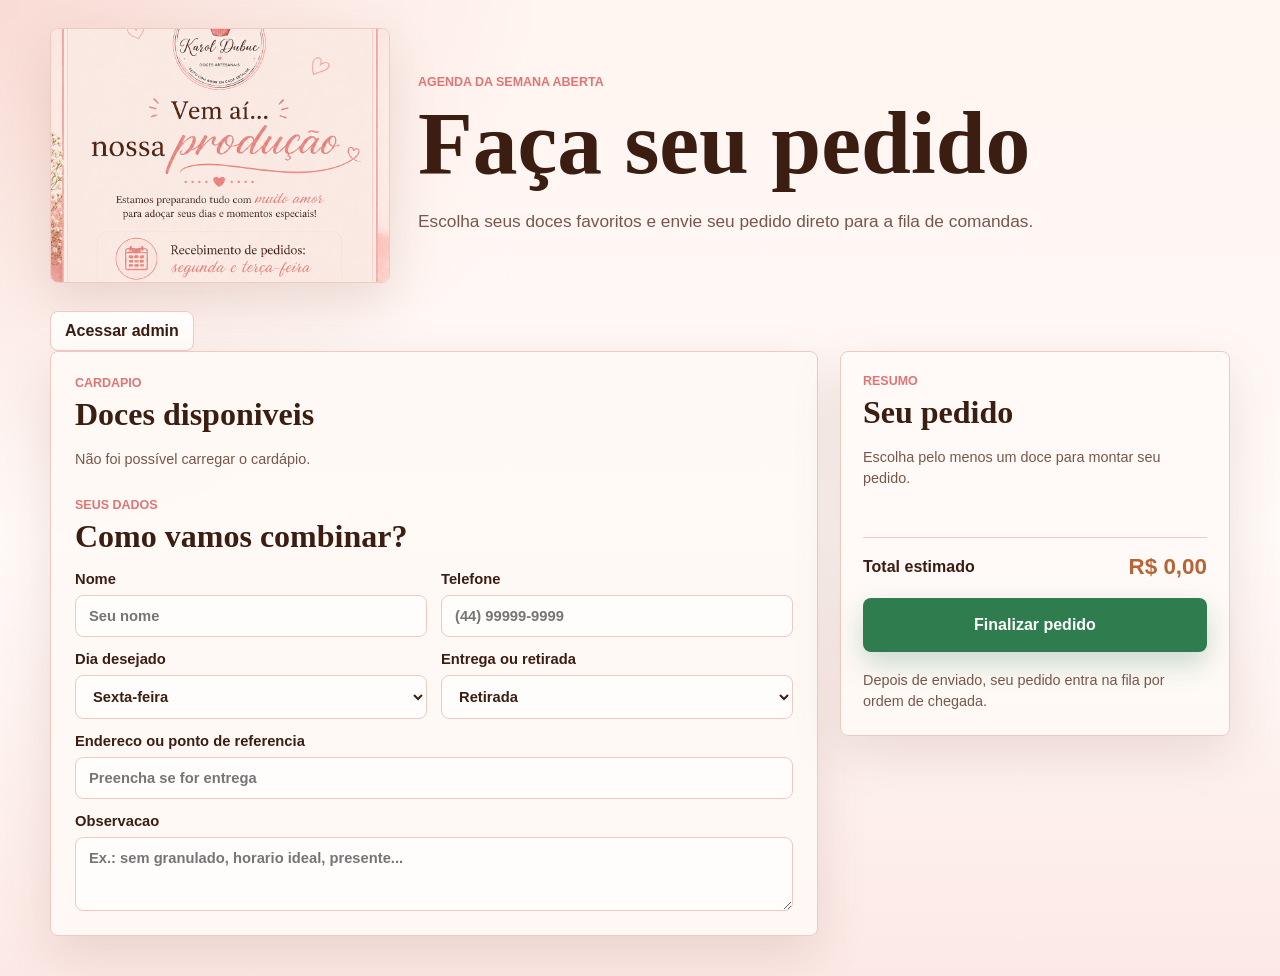
<file: index.html>
<!doctype html>
<html lang="pt-BR">
  <head>
    <meta charset="utf-8" />
    <meta name="viewport" content="width=device-width, initial-scale=1" />
    <meta name="description" content="Monte seu pedido de doces artesanais Karol Dubuc e envie sua comanda online." />
    <title>Karol Dubuc | Pedidos</title>
    <link rel="stylesheet" href="styles.css" />
  </head>
  <body>
    <!-- Botão para acessar a área administrativa -->

    <main class="page-shell">
      <section class="intro" aria-labelledby="page-title">
        <div class="brand-mark">
          <img src="assets/post-agenda.png" alt="Karol Dubuc Doces Artesanais" />
        </div>

        <div class="intro-copy">
          <p class="eyebrow">Agenda da semana aberta</p>
          <h1 id="page-title">Faça seu pedido</h1>
          <p>
            Escolha seus doces favoritos e envie seu pedido direto para a fila de comandas.

          </p>
        </div>
      </section>
<a class="back-link" href="admin.html">Acessar admin</a>
      <section class="order-layout" aria-label="Coleta de pedidos">
        <form class="menu-panel" id="order-form">
          <div class="section-heading">
            <p class="eyebrow">Cardapio</p>
            <h2>Doces disponiveis</h2>
          </div>

          <div class="product-grid" id="product-grid"></div>

          <div class="section-heading details-heading">
            <p class="eyebrow">Seus dados</p>
            <h2>Como vamos combinar?</h2>
          </div>

          <div class="form-grid">
            <label>
              Nome
              <input id="customer-name" name="customer-name" type="text" autocomplete="name" placeholder="Seu nome" required />
            </label>

            <label>
              Telefone
              <input id="customer-phone" name="customer-phone" type="tel" autocomplete="tel" placeholder="(44) 99999-9999" required />
            </label>

            <label>
              Dia desejado
              <select id="order-day" name="order-day" required>
                <option value="Sexta-feira">Sexta-feira</option>
                <option value="Sabado">Sabado</option>
                <option value="Domingo">Domingo</option>
              </select>
            </label>

            <label>
              Entrega ou retirada
              <select id="delivery-method" name="delivery-method" required>
                <option value="Retirada">Retirada</option>
                <option value="Entrega">Entrega</option>
              </select>
            </label>

            <label class="full-width">
              Endereco ou ponto de referencia
              <input id="address" name="address" type="text" placeholder="Preencha se for entrega" />
            </label>

            <label class="full-width">
              Observacao
              <textarea id="notes" name="notes" rows="3" placeholder="Ex.: sem granulado, horario ideal, presente..."></textarea>
            </label>
          </div>
        </form>

        <aside class="summary-panel" aria-label="Resumo do pedido">
          <div>
            <p class="eyebrow">Resumo</p>
            <h2>Seu pedido</h2>
          </div>

          <div class="summary-list" id="summary-list">
            <p class="empty">Escolha pelo menos um doce para montar seu pedido.</p>
          </div>

          <div class="summary-total">
            <span>Total estimado</span>
            <strong id="summary-total">R$ 0,00</strong>
          </div>

          <button class="whatsapp-button" id="send-order" type="button">
            Finalizar pedido
          </button>

          <p class="fine-print">
            Depois de enviado, seu pedido entra na fila por ordem de chegada.
          </p>
        </aside>
      </section>
    </main>

    <script type="module" src="script.js"></script>
  </body>
</html>
</file>
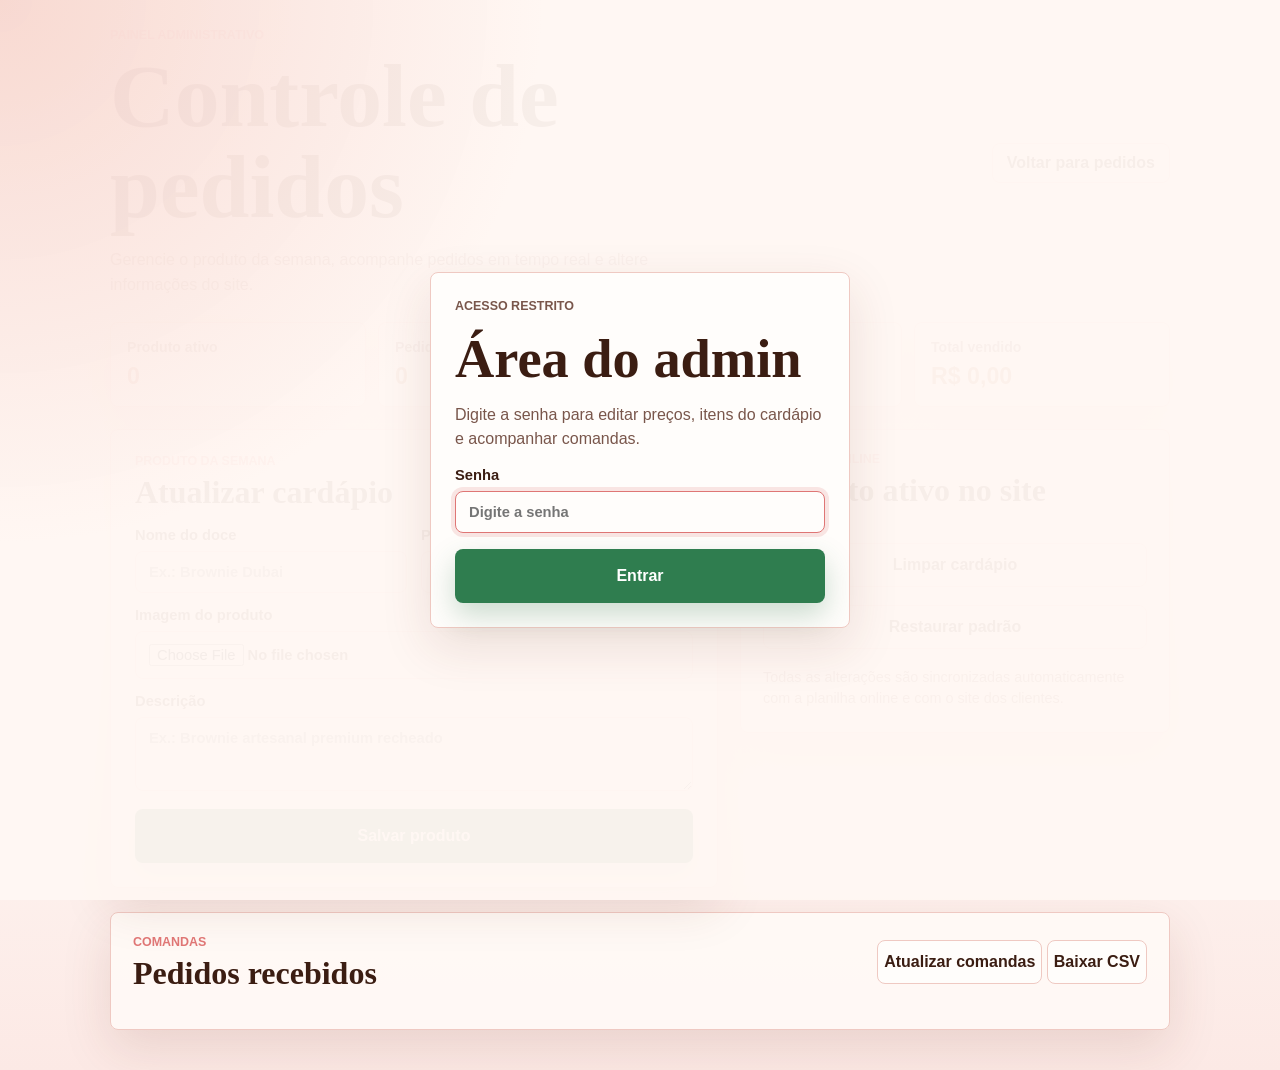
<file: admin.html>
<!doctype html>
<html lang="pt-BR">
  <head>
    <meta charset="utf-8" />

    <meta
      name="viewport"
      content="width=device-width, initial-scale=1"
    />

    <meta
      name="robots"
      content="noindex, nofollow"
    />

    <title>
      Karol Dubuc | Admin
    </title>

    <link
      rel="stylesheet"
      href="styles.css"
    />
  </head>

  <body>

    <section
      class="admin-lock"
      id="admin-lock"
      aria-label="Acesso restrito"
    >

      <form
        class="lock-card"
        id="lock-form"
      >

        <p class="eyebrow">
          Acesso restrito
        </p>

        <h1>
          Área do admin
        </h1>

        <p>
          Digite a senha para editar
          preços, itens do cardápio e
          acompanhar comandas.
        </p>

        <label>

          Senha

          <input
            id="admin-password"
            type="password"
            autocomplete="current-password"
            placeholder="Digite a senha"
            required
          />

        </label>

        <button
          class="whatsapp-button"
          type="submit"
        >
          Entrar
        </button>

        <p
          class="lock-error"
          id="lock-error"
          hidden
        >
          Senha incorreta.
        </p>

      </form>

    </section>

    <main class="page-shell admin-page">

      <section class="admin-hero">

        <div>

          <p class="eyebrow">
            Painel administrativo
          </p>

          <h1>
            Controle de pedidos
          </h1>

          <p>
            Gerencie o produto da semana,
            acompanhe pedidos em tempo real
            e altere informações do site.
          </p>

        </div>

        <a
          class="back-link"
          href="index.html"
        >
          Voltar para pedidos
        </a>

      </section>

      <section
        class="admin-stats"
        aria-label="Resumo administrativo"
      >

        <article>
          <span>
            Produto ativo
          </span>

          <strong id="stat-products">
            0
          </strong>
        </article>

        <article>
          <span>
            Pedidos recebidos
          </span>

          <strong id="stat-orders">
            0
          </strong>
        </article>

        <article>
          <span>
            Pendentes
          </span>

          <strong id="stat-pending">
            0
          </strong>
        </article>

        <article>
          <span>
            Total vendido
          </span>

          <strong id="stat-revenue">
            R$ 0,00
          </strong>
        </article>

      </section>

      <section
        class="admin-layout"
        aria-label="Administracao do cardapio"
      >

        <form
          class="menu-panel admin-form"
          id="admin-form"
        >

          <div class="section-heading">

            <p
              class="eyebrow"
              id="product-form-mode"
            >
              Produto da semana
            </p>

            <h2 id="product-form-title">
              Atualizar cardápio
            </h2>

          </div>

          <input
            id="editing-product-id"
            type="hidden"
          />

          <div class="form-grid">

            <label>

              Nome do doce

              <input
                id="admin-name"
                type="text"
                placeholder="Ex.: Brownie Dubai"
                required
              />

            </label>

            <label>

              Preço

              <input
                id="admin-price"
                type="number"
                min="0"
                step="0.01"
                placeholder="Ex.: 16.50"
                required
              />

            </label>

            <label class="full-width">

              Imagem do produto

              <input
                id="admin-image"
                type="file"
                accept="image/*"
              />

            </label>

            <label class="full-width">

              Descrição

              <textarea
                id="admin-description"
                rows="3"
                placeholder="Ex.: Brownie artesanal premium recheado"
                required
              ></textarea>

            </label>

          </div>

          <div class="form-actions">

            <button
              class="whatsapp-button admin-submit"
              id="product-submit"
              type="submit"
            >
              Salvar produto
            </button>

            <button
              class="secondary-button"
              id="cancel-edit"
              type="button"
              hidden
            >
              Cancelar edição
            </button>

          </div>

        </form>

        <section class="summary-panel admin-list-panel">

          <div>

            <p class="eyebrow">
              Cardápio online
            </p>

            <h2>
              Produto ativo no site
            </h2>

          </div>

          <p
            class="save-status"
            id="save-status"
            role="status"
            hidden
          ></p>

          <div
            class="admin-list"
            id="admin-list"
          ></div>

          <button
            class="secondary-button"
            id="clear-menu"
            type="button"
          >
            Limpar cardápio
          </button>

          <button
            class="secondary-button"
            id="reset-menu"
            type="button"
          >
            Restaurar padrão
          </button>

          <p class="fine-print">
            Todas as alterações são
            sincronizadas automaticamente
            com a planilha online e com o
            site dos clientes.
          </p>

        </section>

      </section>

      <section
        class="orders-panel"
        aria-label="Comandas recebidas"
      >

        <div class="orders-heading">

          <div>

            <p class="eyebrow">
              Comandas
            </p>

            <h2>
              Pedidos recebidos
            </h2>

          </div>

          <div class="orders-buttons">

            <button
              class="secondary-button"
              id="refresh-orders"
              type="button"
            >
              Atualizar comandas
            </button>

            <button
              class="secondary-button"
              id="export-orders"
              type="button"
            >
              Baixar CSV
            </button>

          </div>

        </div>

        <div
          class="orders-list"
          id="orders-list"
        ></div>

      </section>

    </main>

    <script>
      (function () {

        const adminPassword =
          "Deus.Deus@26";

        const adminSessionKey =
          "karolDubucAdminUnlocked";

        const lock =
          document.getElementById(
            "admin-lock"
          );

        const form =
          document.getElementById(
            "lock-form"
          );

        const input =
          document.getElementById(
            "admin-password"
          );

        const error =
          document.getElementById(
            "lock-error"
          );

        function updateLockState() {

          const unlocked =
            sessionStorage.getItem(
              adminSessionKey
            ) === "true";

          lock.hidden = unlocked;

          document.body.classList.toggle(
            "is-locked",
            !unlocked
          );
        }

        form.addEventListener(
          "submit",
          function (event) {

            event.preventDefault();

            if (
              input.value.trim() ===
              adminPassword
            ) {

              sessionStorage.setItem(
                adminSessionKey,
                "true"
              );

              error.hidden = true;

              updateLockState();

              return;
            }

            error.hidden = false;

            input.select();
          }
        );

        updateLockState();

      })();
    </script>

    <script
      type="module"
      src="admin.js"
    ></script>

  </body>
</html>
</file>
<file: styles.css>
:root {
  --bg: #fff7f3;
  --panel: #fffaf7;
  --ink: #3b1d12;
  --muted: #79564b;
  --rose: #df7675;
  --rose-soft: #f5c8c3;
  --caramel: #b76536;
  --cream: #fffdfb;
  --line: #efc9c2;
  --shadow: 0 18px 50px rgba(105, 48, 34, 0.13);
  color-scheme: light;
}

* {
  box-sizing: border-box;
}

body {
  margin: 0;
  min-height: 100vh;
  background:
    radial-gradient(circle at top left, rgba(240, 184, 174, 0.42), transparent 34rem),
    linear-gradient(180deg, #fff5f1 0%, #fffaf7 55%, #fce9e5 100%);
  color: var(--ink);
  font-family: Arial, Helvetica, sans-serif;
}

body.is-locked {
  overflow: hidden;
}

button,
input,
select,
textarea {
  font: inherit;
}

.page-shell {
  width: min(1180px, calc(100% - 32px));
  margin: 0 auto;
  padding: 28px 0 40px;
}

.intro {
  display: grid;
  grid-template-columns: minmax(220px, 340px) 1fr;
  gap: 28px;
  align-items: center;
  margin-bottom: 28px;
}

.brand-mark {
  aspect-ratio: 4 / 3;
  overflow: hidden;
  border: 1px solid var(--line);
  border-radius: 8px;
  background: var(--cream);
  box-shadow: var(--shadow);
}

.brand-mark img {
  width: 100%;
  height: 100%;
  object-fit: cover;
  object-position: center 22%;
  display: block;
}

.intro-copy {
  padding: 12px 0;
}

.eyebrow {
  margin: 0 0 8px;
  color: var(--rose);
  font-size: 0.78rem;
  font-weight: 700;
  letter-spacing: 0;
  text-transform: uppercase;
}

h1,
h2 {
  margin: 0;
  font-family: Georgia, "Times New Roman", serif;
  line-height: 1.02;
}

h1 {
  max-width: 720px;
  font-size: clamp(2.6rem, 7vw, 6rem);
}

h2 {
  font-size: clamp(1.5rem, 3vw, 2rem);
}

.intro-copy p:last-child {
  max-width: 720px;
  margin: 18px 0 0;
  color: var(--muted);
  font-size: 1.08rem;
  line-height: 1.7;
}

.order-layout {
  display: grid;
  grid-template-columns: 1fr minmax(320px, 390px);
  gap: 22px;
  align-items: start;
}

.menu-panel,
.summary-panel {
  border: 1px solid var(--line);
  border-radius: 8px;
  background: rgba(255, 250, 247, 0.92);
  box-shadow: var(--shadow);
}

.menu-panel {
  padding: 24px;
}

.summary-panel {
  position: sticky;
  top: 20px;
  display: grid;
  gap: 18px;
  padding: 22px;
}

.section-heading {
  margin-bottom: 18px;
}

.heading-row,
.admin-hero {
  display: flex;
  align-items: center;
  justify-content: space-between;
  gap: 16px;
}

.admin-link,
.back-link,
.secondary-button {
  border: 1px solid var(--line);
  border-radius: 8px;
  background: var(--cream);
  color: var(--ink);
  font-weight: 800;
  text-decoration: none;
}

.admin-link,
.back-link {
  display: inline-flex;
  min-height: 40px;
  align-items: center;
  padding: 0 14px;
}

.product-grid {
  display: grid;
  grid-template-columns: repeat(2, minmax(0, 1fr));
  gap: 14px;
}

.product-card {
  display: grid;
  grid-template-columns: 1fr auto;
  gap: 16px;
  min-height: 152px;
  padding: 16px;
  border: 1px solid #f0d0c9;
  border-radius: 8px;
  background: var(--cream);
}

.product-card h3 {
  margin: 0 0 8px;
  font-size: 1.05rem;
}

.product-card p {
  margin: 0;
  color: var(--muted);
  font-size: 0.92rem;
  line-height: 1.45;
}

.product-image {
  width: 100%;
  height: 180px;
  object-fit: cover;
  border-radius: 8px;
  margin-bottom: 12px;
}

.price {
  display: inline-block;
  margin-top: 12px;
  color: var(--caramel);
  font-weight: 800;
}

.quantity {
  display: grid;
  grid-template-columns: 40px 44px 40px;
  align-self: end;
  align-items: center;
  height: 40px;
  overflow: hidden;
  border: 1px solid var(--rose-soft);
  border-radius: 999px;
  background: #fff5f1;
}

.quantity button {
  width: 40px;
  height: 40px;
  border: 0;
  background: transparent;
  color: var(--rose);
  cursor: pointer;
  font-size: 1.2rem;
  font-weight: 800;
}

.quantity span {
  text-align: center;
  font-weight: 800;
}

.details-heading {
  margin-top: 28px;
}

.form-grid {
  display: grid;
  grid-template-columns: repeat(2, minmax(0, 1fr));
  gap: 14px;
}

label {
  display: grid;
  gap: 8px;
  color: var(--ink);
  font-size: 0.92rem;
  font-weight: 700;
}

.full-width {
  grid-column: 1 / -1;
}

input,
select,
textarea {
  width: 100%;
  border: 1px solid var(--line);
  border-radius: 8px;
  background: var(--cream);
  color: var(--ink);
  padding: 12px 13px;
  outline: none;
}

textarea {
  resize: vertical;
}

input:focus,
select:focus,
textarea:focus {
  border-color: var(--rose);
  box-shadow: 0 0 0 4px rgba(223, 118, 117, 0.18);
}

.summary-list {
  display: grid;
  gap: 10px;
  min-height: 72px;
}

.empty,
.fine-print {
  margin: 0;
  color: var(--muted);
  font-size: 0.9rem;
  line-height: 1.5;
}

.save-status {
  margin: 0;
  border: 1px solid #b7dfc8;
  border-radius: 8px;
  background: #ecfdf3;
  color: #21603d;
  padding: 10px 12px;
  font-size: 0.9rem;
  font-weight: 800;
  line-height: 1.4;
}

.save-status[data-type="warning"] {
  border-color: #f2d08c;
  background: #fff8e6;
  color: #805a10;
}

.summary-item {
  display: flex;
  justify-content: space-between;
  gap: 12px;
  border-bottom: 1px dashed var(--line);
  padding-bottom: 10px;
  color: var(--muted);
}

.summary-item strong {
  color: var(--ink);
}

.delivery-fee {
  border-bottom: 0;
  padding-bottom: 0;
}

.summary-total {
  display: flex;
  align-items: center;
  justify-content: space-between;
  border-top: 1px solid var(--line);
  padding-top: 16px;
  font-weight: 800;
}

.summary-total strong {
  color: var(--caramel);
  font-size: 1.4rem;
}

.whatsapp-button {
  min-height: 54px;
  border: 0;
  border-radius: 8px;
  background: #2f7d4f;
  color: white;
  cursor: pointer;
  font-weight: 800;
  box-shadow: 0 12px 28px rgba(47, 125, 79, 0.25);
}

.whatsapp-button:focus-visible {
  outline: 4px solid rgba(47, 125, 79, 0.24);
  outline-offset: 3px;
}

.admin-page {
  max-width: 1060px;
}

.admin-hero {
  margin-bottom: 24px;
}

.admin-hero p:last-child {
  max-width: 620px;
  margin: 14px 0 0;
  color: var(--muted);
  line-height: 1.6;
}

.admin-stats {
  display: grid;
  grid-template-columns: repeat(4, minmax(0, 1fr));
  gap: 12px;
  margin-bottom: 22px;
}

.admin-stats article {
  display: grid;
  gap: 8px;
  border: 1px solid var(--line);
  border-radius: 8px;
  background: var(--cream);
  box-shadow: var(--shadow);
  padding: 16px;
}

.admin-stats span {
  color: var(--muted);
  font-size: 0.88rem;
  font-weight: 700;
}

.admin-stats strong {
  color: var(--caramel);
  font-size: 1.45rem;
}

.admin-layout {
  display: grid;
  grid-template-columns: minmax(0, 1fr) minmax(340px, 430px);
  gap: 22px;
  align-items: start;
}

.form-actions {
  display: grid;
  grid-template-columns: 1fr;
  gap: 10px;
  margin-top: 18px;
}

.admin-submit {
  width: 100%;
}

.admin-list {
  display: grid;
  gap: 12px;
}

.admin-item {
  display: flex;
  gap: 10px;
  border: 1px solid var(--line);
  border-radius: 8px;
  background: var(--cream);
  padding: 12px;
}

.admin-product-image,
.admin-product-placeholder {
  width: 80px;
  height: 80px;
  flex: 0 0 80px;
  border-radius: 8px;
}

.admin-product-image {
  object-fit: cover;
}

.admin-product-placeholder {
  display: grid;
  place-items: center;
  background: #f3e8e4;
  color: var(--muted);
  font-size: 0.74rem;
}

.admin-item-body {
  flex: 1;
}

.admin-item-header {
  display: flex;
  align-items: center;
  justify-content: space-between;
  gap: 12px;
}

.admin-item h3 {
  margin: 0;
  font-size: 1rem;
}

.admin-item p {
  margin: 0;
  color: var(--muted);
  font-size: 0.9rem;
  line-height: 1.45;
}

.admin-actions {
  display: grid;
  grid-template-columns: 1fr 1fr;
  gap: 8px;
}

.small-button,
.danger-button {
  min-height: 38px;
  border: 1px solid var(--line);
  border-radius: 8px;
  cursor: pointer;
  font-weight: 800;
}

.small-button {
  background: #fff5f1;
  color: var(--ink);
}

.danger-button {
  background: #8d2d2d;
  color: white;
  border-color: #8d2d2d;
}

.secondary-button {
  min-height: 44px;
  cursor: pointer;
}

.admin-lock {
  position: fixed;
  inset: 0;
  z-index: 10;
  display: grid;
  place-items: center;
  padding: 18px;
  background:
    radial-gradient(circle at top left, rgba(240, 184, 174, 0.48), transparent 34rem),
    rgba(255, 247, 243, 0.96);
}

.admin-lock[hidden] {
  display: none;
}

.lock-card {
  display: grid;
  gap: 16px;
  width: min(100%, 420px);
  border: 1px solid var(--line);
  border-radius: 8px;
  background: var(--cream);
  box-shadow: var(--shadow);
  padding: 24px;
}

.lock-card h1 {
  font-size: clamp(2rem, 8vw, 3.4rem);
}

.lock-card p {
  margin: 0;
  color: var(--muted);
  line-height: 1.5;
}

.lock-error {
  color: #8d2d2d;
  font-weight: 800;
}

.orders-panel {
  margin-top: 24px;
  border: 1px solid var(--line);
  border-radius: 8px;
  background: rgba(255, 250, 247, 0.92);
  box-shadow: var(--shadow);
  padding: 22px;
}

.orders-heading,
.order-card-header,
.order-actions {
  display: flex;
  align-items: center;
  justify-content: space-between;
  gap: 16px;
}

.orders-list {
  display: grid;
  gap: 12px;
  margin-top: 18px;
}

.order-card {
  border: 1px solid var(--line);
  border-radius: 8px;
  background: var(--cream);
  padding: 14px;
}

.order-card h3 {
  margin: 0;
  font-size: 1.05rem;
}

.order-card p {
  margin: 8px 0 0;
  color: var(--muted);
  line-height: 1.45;
}

.order-card strong {
  color: var(--ink);
}

.order-actions {
  margin-top: 14px;
  align-items: end;
}

.order-actions label {
  flex: 1;
}

@media (max-width: 880px) {
  .intro,
  .order-layout,
  .admin-layout,
  .admin-stats {
    grid-template-columns: 1fr;
  }

  .summary-panel {
    position: static;
  }
}

@media (max-width: 620px) {
  .page-shell {
    width: min(100% - 20px, 1180px);
    padding-top: 12px;
  }

  .intro {
    gap: 16px;
  }

  .brand-mark {
    aspect-ratio: 1 / 1;
  }

  .menu-panel,
  .summary-panel {
    padding: 16px;
  }

  .product-grid,
  .form-grid {
    grid-template-columns: 1fr;
  }

  .product-card {
    min-height: 140px;
  }

  .heading-row,
  .admin-hero,
  .admin-item-header,
  .orders-heading,
  .order-card-header,
  .order-actions {
    align-items: flex-start;
    flex-direction: column;
  }

  .admin-item {
    flex-direction: column;
  }
}
/* Estilo do botão do administrador */
.btn-admin {
    display: inline-block;
    padding: 8px 15px;
    background-color: #5c5c5c; /* Cor neutra para não chamar muita atenção */
    color: #ffffff;
    text-decoration: none;
    border-radius: 5px;
    font-size: 14px;
    margin: 20px auto;
    transition: background 0.3s;
}

.btn-admin:hover {
    background-color: #333333; /* Cor muda ao passar o mouse */
}
</file>
